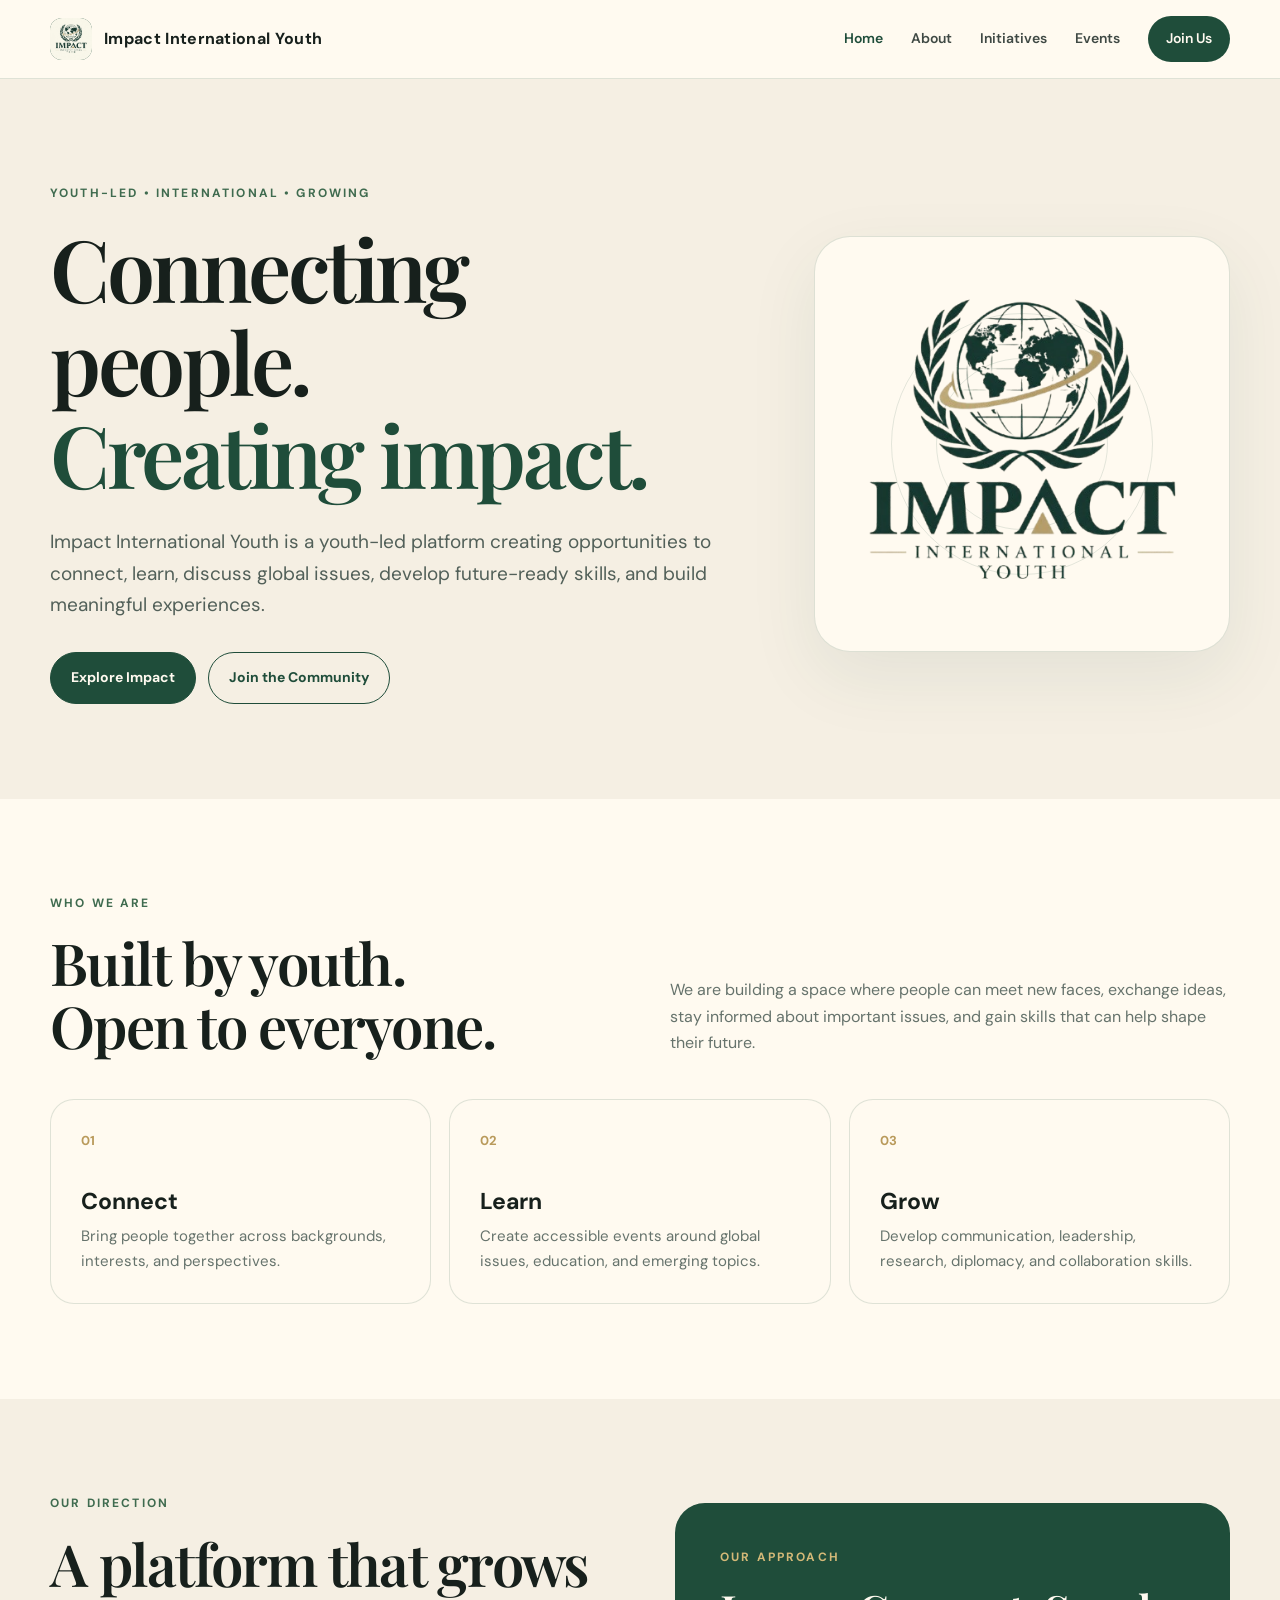
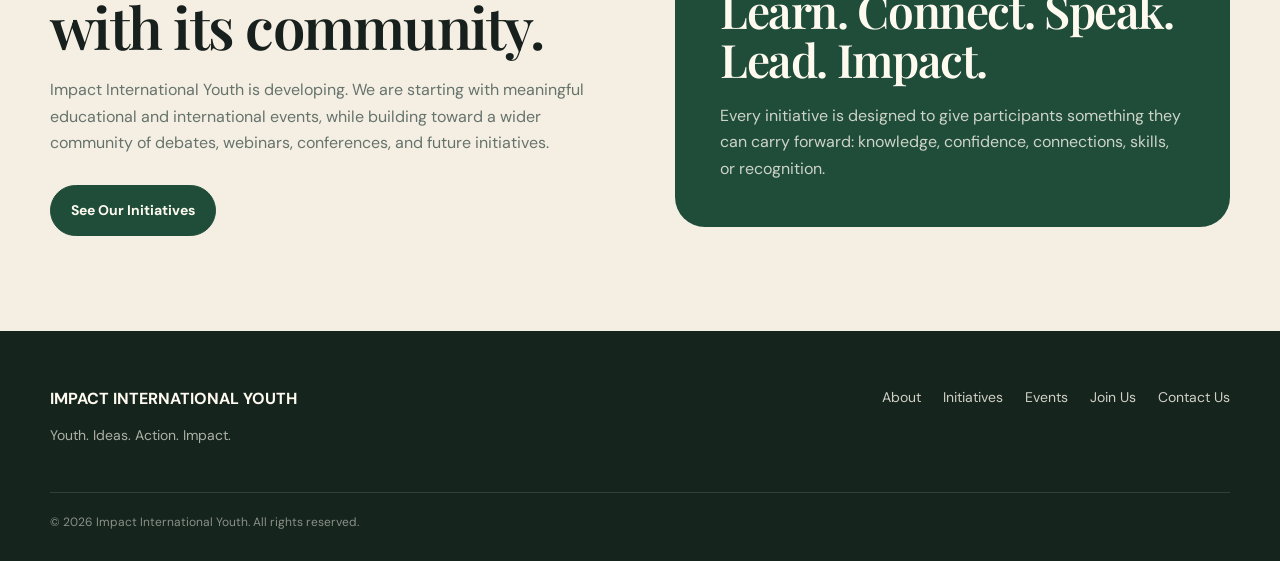
<file: index.html>
<!doctype html>
<html lang="en">
<head>
<meta charset="utf-8">
  <meta name="viewport" content="width=device-width,initial-scale=1">
<title>Impact International Youth. Ideas. Action. Impact.</title>
<meta name="description" content="Impact International Youth is a youth-led platform connecting people, ideas and opportunities.">
<link rel="stylesheet" href="css/style.css">
</head>
<body>
<header class="site-header"><div class="container nav">
<a class="brand" href="index.html">
  <span class="logo">
        <img src="assets/logo.png" alt="Impact International logo" onerror="this.style.display='none'">II</span>
  <span>Impact International Youth</span>
</a>
<button class="menu" aria-label="Open navigation">☰</button>
<nav class="nav-links">
  <a href="index.html">Home</a>
  <a href="about.html">About</a>
  <a href="initiatives.html">Initiatives</a>
  <a href="events.html">Events</a>
  <a class="nav-cta" href="join.html">Join Us</a>
</nav>
</div></header>
<main>
<section class="hero">
  <div class="container hero-grid">
    <div>
<div class="eyebrow">Youth-led • International • Growing</div>
<h1>Connecting people.<br><span>Creating impact.</span></h1>
<p class="lead">Impact International Youth is a youth-led platform creating opportunities to connect, learn, discuss global issues, develop future-ready skills, and build meaningful experiences.</p>
<div class="actions">
  <a class="btn btn-primary" href="about.html">Explore Impact</a>
  <a class="btn btn-secondary" href="join.html">Join the Community</a>
</div>
</div>
    <div class="hero-mark">
      <div class="mark-text"><img src="assets/logot.png" alt="Impact International logo" onerror="this.style.display='none'"></span></div>
    </div>
  </div>
</section>
<section class="section">
  <div class="container">
    <div class="section-head">
      <div>
        <div class="eyebrow">Who we are</div>
        <h2>Built by youth.<br>Open to everyone.</h2>
      </div>
      <p class="section-intro">We are building a space where people can meet new faces, exchange ideas, stay informed about important issues, and gain skills that can help shape their future.</p></div>
<div class="cards">
<article class="card">
  <div class="card-number">01</div>
  <h3>Connect</h3><p>Bring people together across backgrounds, interests, and perspectives.</p></article>
<article class="card">
  <div class="card-number">02</div><h3>Learn</h3><p>Create accessible events around global issues, education, and emerging topics.</p></article>
<article class="card">
  <div class="card-number">03</div><h3>Grow</h3><p>Develop communication, leadership, research, diplomacy, and collaboration skills.</p></article>
</div>
  </div>
</section>
<section class="section section-cream">
  <div class="container split">
    <div>
      <div class="eyebrow">Our direction</div><h2>A platform that grows with its community.</h2>
      <p class="section-intro" style="margin-top:20px">Impact International Youth is developing. We are starting with meaningful educational and international events, while building toward a wider community of debates, webinars, conferences, and future initiatives.</p>
      <a class="btn btn-primary" style="margin-top:28px" href="initiatives.html">See Our Initiatives</a>
    </div>
<div class="panel">
  <div class="eyebrow" style="color:#d4b978">Our approach</div><h2>Learn. Connect. Speak. Lead. Impact.</h2>
  <p>Every initiative is designed to give participants something they can carry forward: knowledge, confidence, connections, skills, or recognition.</p>
</div>
  </div>
</section>
</main>
<footer class="footer">
  <div class="container">
    <div class="footer-grid">
      <div><strong>IMPACT INTERNATIONAL YOUTH</strong>
        <p>Youth. Ideas. Action. Impact.</p>
      </div>
      <div class="footer-links">
        <a href="about.html">About</a>
        <a href="initiatives.html">Initiatives</a>
        <a href="events.html">Events</a>
        <a href="join.html">Join Us</a>
        <a href="mailto:YOUR-EMAIL-HERE">Contact Us</a>
      </div>
    </div>
    <div class="footer-bottom">© <span data-year></span> Impact International Youth. All rights reserved.</div>
  </div>
</footer>
<script src="js/script.js">
  
</script>
</body>
</html>
</file>
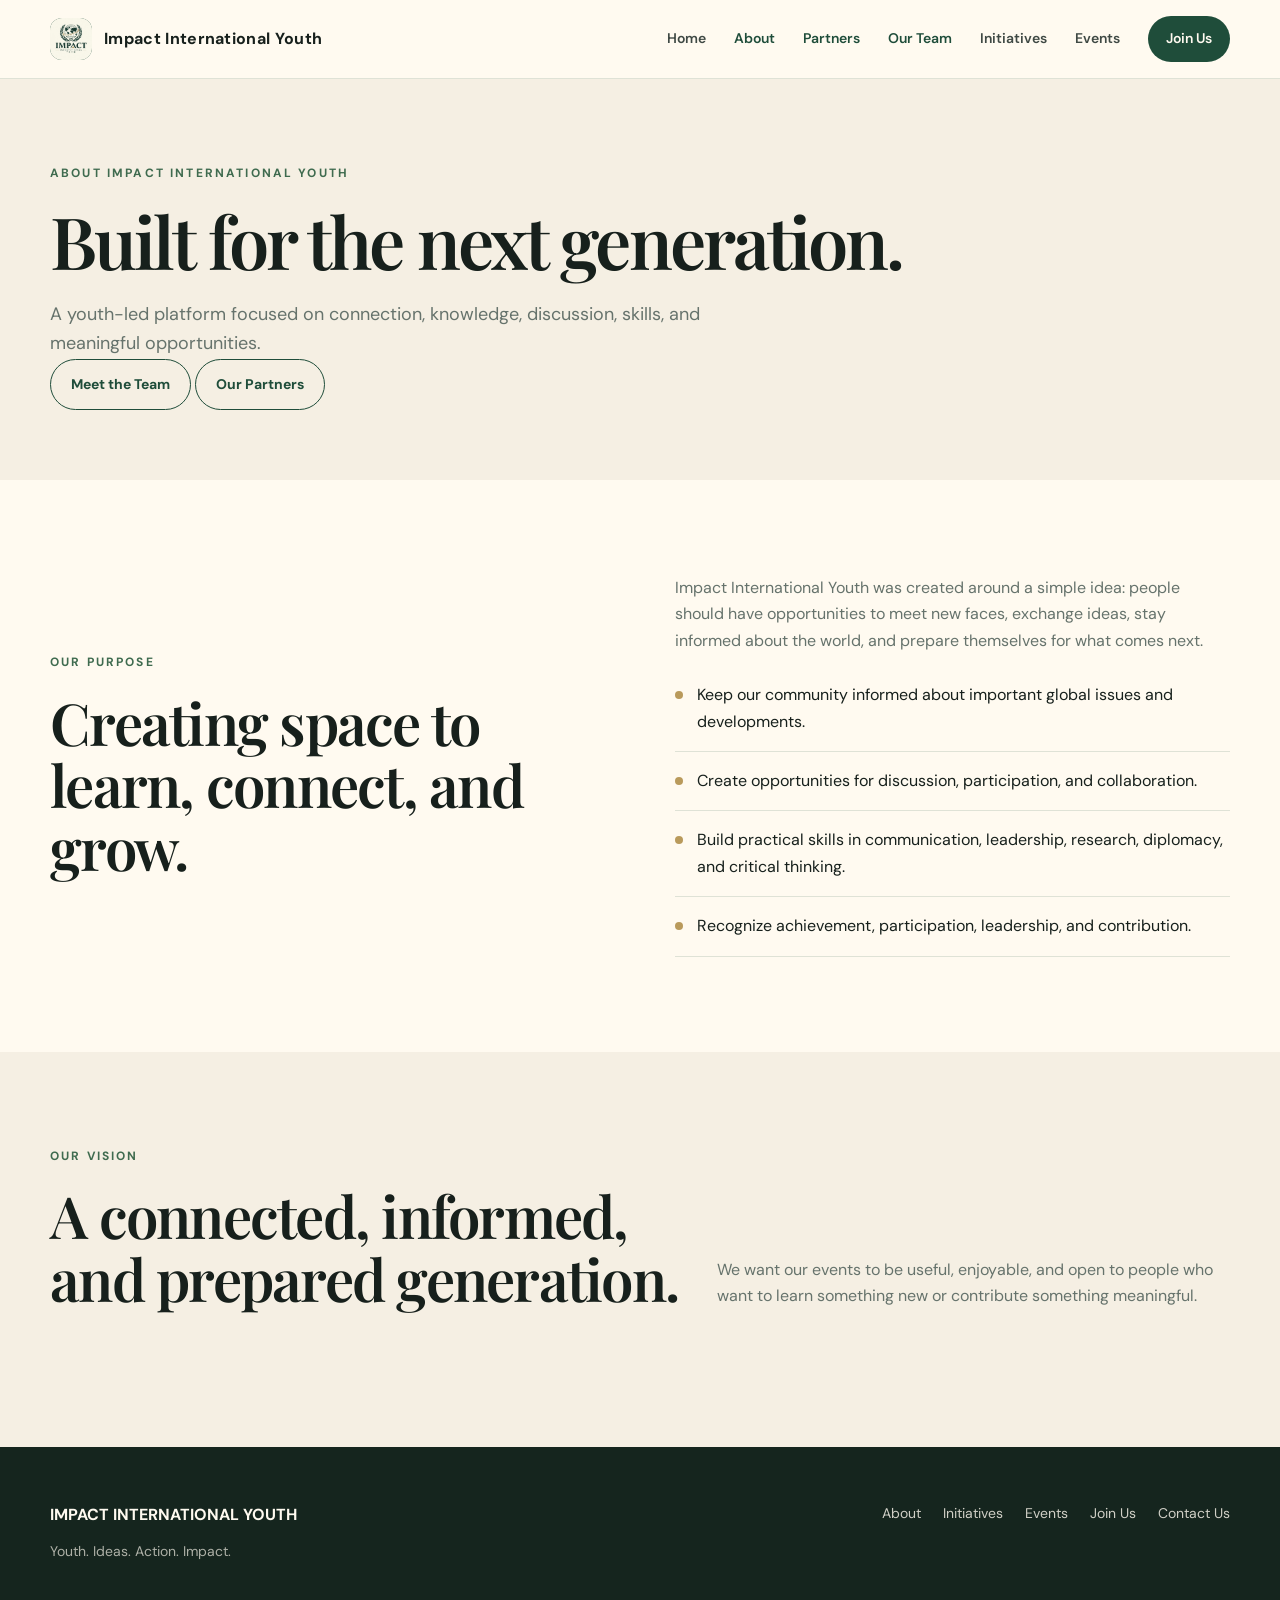
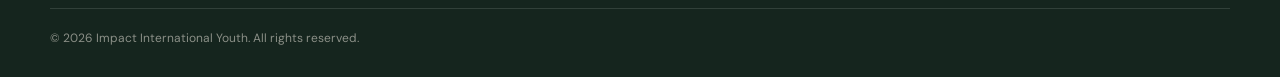
<file: about.html>
<!doctype html>
<html lang="en">
  <head>
    <meta charset="utf-8">
    <meta name="viewport" content="width=device-width,initial-scale=1">
    <title>About — Impact International Youth</title>
    <link rel="stylesheet" href="css/style.css">
  </head>
  <body>
<header class="site-header">
  <div class="container nav">
    <a class="brand" href="index.html">
      <span class="logo">
        <img src="assets/logo.png" alt="Logo" onerror="this.style.display='none'">II</span>
      <span>Impact International Youth</span>
    </a>
    <button class="menu">☰</button>
    <nav class="nav-links">
      <a href="index.html">Home</a>
      <a href="about.html">About</a>
      <a class="active" href="partners.html">Partners</a>
      <a class="active" href="team.html">Our Team</a>
      <a href="initiatives.html">Initiatives</a>
      <a href="events.html">Events</a>
      <a class="nav-cta" href="join.html">Join Us</a></nav>
  </div>
</header>
<section class="page-hero">
  <div class="container">
    <div class="eyebrow">About Impact International Youth</div>
    <h1>Built for the next generation.</h1>
    <p>A youth-led platform focused on connection, knowledge, discussion, skills, and meaningful opportunities.</p>
      <a class="btn btn-secondary" href="team.html">Meet the Team</a>    <a class="btn btn-secondary" href="partners.html">Our Partners</a>
  </div>
</section>
<section class="section">
  <div class="container split">
    <div><div class="eyebrow">Our purpose</div>
      <h2>Creating space to learn, connect, and grow.</h2>
    </div>
    <div>
      <p class="section-intro">Impact International Youth was created around a simple idea: people should have opportunities to meet new faces, exchange ideas, stay informed about the world, and prepare themselves for what comes next.</p>
      <div class="list">
        <div class="list-item">
          <span class="dot"></span>
          <span>Keep our community informed about important global issues and developments.</span>
        </div>
        <div class="list-item">
          <span class="dot"></span>
          <span>Create opportunities for discussion, participation, and collaboration.</span>
        </div>
        <div class="list-item"><span class="dot"></span>
          <span>Build practical skills in communication, leadership, research, diplomacy, and critical thinking.</span>
        </div>
        <div class="list-item">
          <span class="dot"></span>
          <span>Recognize achievement, participation, leadership, and contribution.</span>
        </div>
      </div></div>
  </div>
</section>
<section class="section section-cream">
  <div class="container">
    <div class="section-head"><div>
      <div class="eyebrow">Our vision</div>
      <h2>A connected, informed, and prepared generation.</h2>
    </div>
      <p class="section-intro">We want our events to be useful, enjoyable, and open to people who want to learn something new or contribute something meaningful.</p>
    </div>
  </div>
</section>
<footer class="footer">
  <div class="container">
    <div class="footer-grid">
      <div>
        <strong>IMPACT INTERNATIONAL YOUTH</strong>
        <p>Youth. Ideas. Action. Impact.</p>
      </div>
      <div class="footer-links">
        <a href="about.html">About</a>
        <a href="initiatives.html">Initiatives</a>
        <a href="events.html">Events</a>
        <a href="join.html">Join Us</a>
        <a href="mailto:YOUR-EMAIL-HERE">Contact Us</a>
      </div>
    </div>
    <div class="footer-bottom">© <span data-year></span> Impact International Youth. All rights reserved.</div>
  </div>
</footer>
    <script src="js/script.js"></script>
  </body>
</html>
</file>
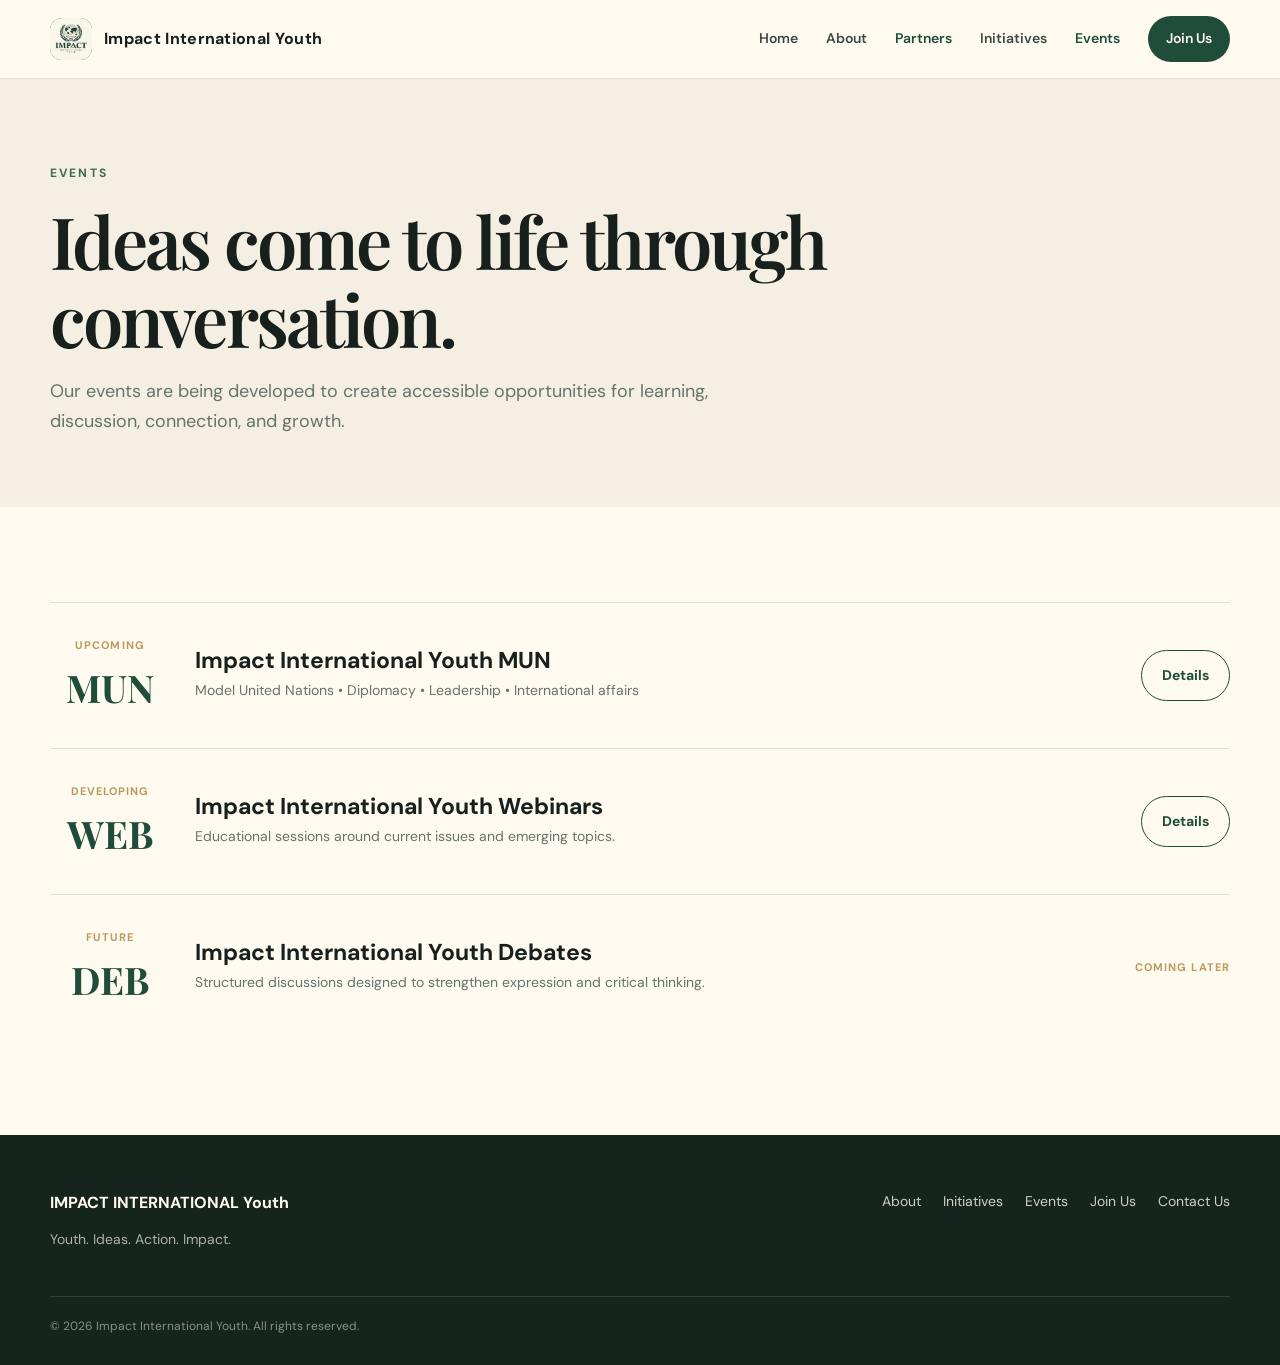
<file: events.html>
<!doctype html>
<html lang="en">
  <head>
    <meta charset="utf-8">
    <meta name="viewport" content="width=device-width,initial-scale=1">
    <title>Events — Impact International Youth</title>
    <link rel="stylesheet" href="css/style.css">
  </head>
  <body>
<header class="site-header">
  <div class="container nav">
    <a class="brand" href="index.html">
      <span class="logo">
        <img src="assets/logo.png" alt="Logo" onerror="this.style.display='none'">II</span>
      <span>Impact International Youth</span>
    </a>
    <button class="menu">☰</button>
    <nav class="nav-links">
      <a href="index.html">Home</a>
      <a href="about.html">About</a>
      <a class="active" href="partners.html">Partners</a>
      <a href="initiatives.html">Initiatives</a>
      <a href="events.html">Events</a>
      <a class="nav-cta" href="join.html">Join Us</a>
    </nav>
  </div>
</header>
<section class="page-hero">
  <div class="container">
    <div class="eyebrow">Events</div>
    <h1>Ideas come to life through conversation.</h1>
    <p>Our events are being developed to create accessible opportunities for learning, discussion, connection, and growth.</p>
  </div>
</section>
<section class="section">
  <div class="container">
    <div class="event-card">
      <div class="event-date">
        <span class="status">Upcoming</span>
        <strong>MUN</strong>
      </div>
      <div>
        <h3>Impact International Youth MUN</h3>
        <p>Model United Nations • Diplomacy • Leadership • International affairs</p>
      </div><a class="btn btn-secondary" href="https://iimun.mohammedlabeebbhuiyan.workers.dev/" target="_blank">Details</a>
    </div>
    <div class="event-card">
      <div class="event-date">
        <span class="status">Developing</span>
        <strong>WEB</strong>
      </div>
      <div>
        <h3>Impact International Youth Webinars</h3>
        <p>Educational sessions around current issues and emerging topics.</p>
      </div>
      <a class="btn btn-secondary" href="webinars.html">Details</a>
    </div>
    <div class="event-card">
      <div class="event-date">
        <span class="status">Future</span>
        <strong>DEB</strong>
      </div>
      <div>
        <h3>Impact International Youth Debates</h3>
        <p>Structured discussions designed to strengthen expression and critical thinking.</p>
      </div>
      <span class="status">Coming later</span>
    </div>
  </div>
</section>
<footer class="footer">
  <div class="container">
    <div class="footer-grid"><div>
      <strong>IMPACT INTERNATIONAL Youth</strong>
      <p>Youth. Ideas. Action. Impact.</p>
    </div>
      <div class="footer-links">
        <a href="about.html">About</a>
        <a href="initiatives.html">Initiatives</a>
        <a href="events.html">Events</a>
        <a href="join.html">Join Us</a>
        <a href="mailto:YOUR-EMAIL-HERE">Contact Us</a>
      </div>
    </div>
    <div class="footer-bottom">© <span data-year></span> Impact International Youth. All rights reserved.
    </div>
  </div>
</footer>
    <script src="js/script.js"></script>
  </body>
</html>
</file>
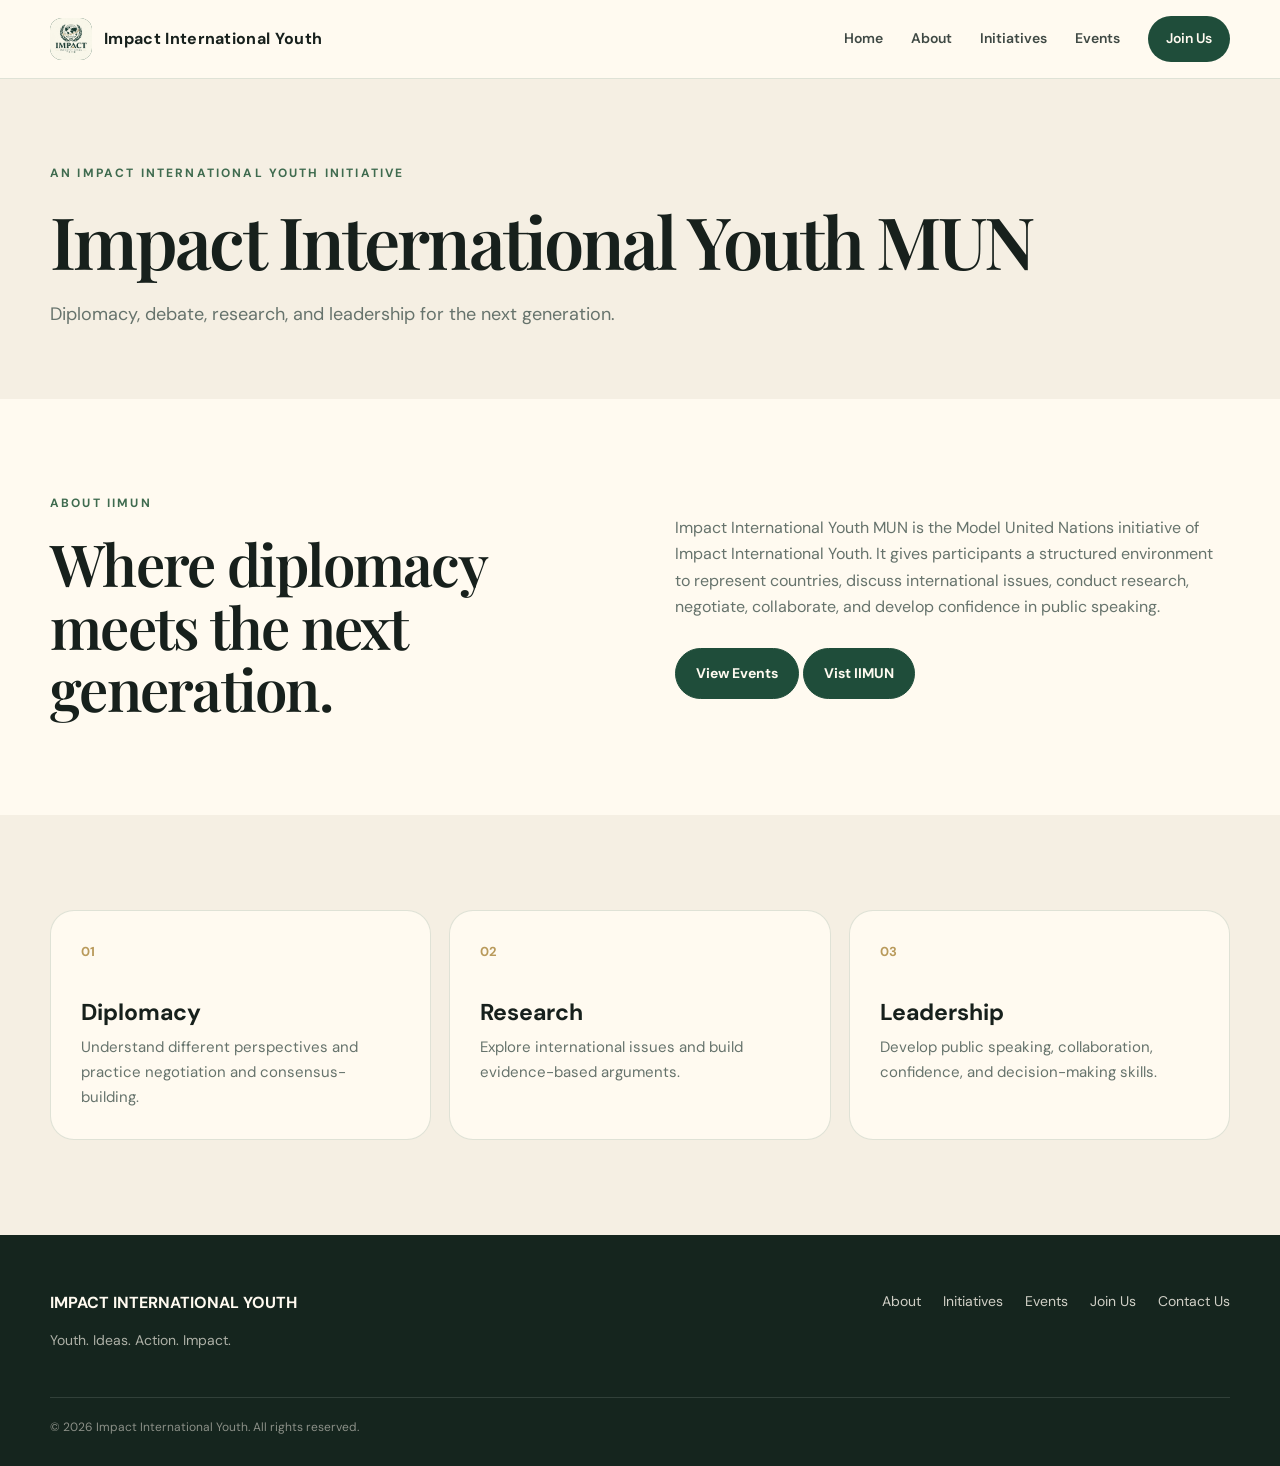
<file: iimun.html>
<!doctype html>
<html lang="en">
  <head>
    <meta charset="utf-8">
    <meta name="viewport" content="width=device-width,initial-scale=1">
    <title>Impact International Youth MUN — Impact International Youth</title>
    <link rel="stylesheet" href="css/style.css">
  </head>
  <body>
<header class="site-header">
  <div class="container nav">
    <a class="brand" href="index.html">
      <span class="logo">
        <img src="assets/logo.png" alt="Logo" onerror="this.style.display='none'">II</span>
      <span>Impact International Youth</span>
    </a><button class="menu">☰</button>
    <nav class="nav-links">
      <a href="index.html">Home</a>
      <a href="about.html">About</a>
      <a href="initiatives.html">Initiatives</a>
      <a href="events.html">Events</a>
      <a class="nav-cta" href="join.html">Join Us</a>
    </nav>
  </div>
</header>
<section class="page-hero">
  <div class="container">
    <div class="eyebrow">An Impact International Youth initiative</div>
    <h1>Impact International Youth MUN</h1>
    <p>Diplomacy, debate, research, and leadership for the next generation.</p>
  </div>
</section>
<section class="section">
  <div class="container split"><div>
    <div class="eyebrow">About IIMUN</div>
    <h2>Where diplomacy meets the next generation.</h2>
  </div>
    <div>
      <p class="section-intro">Impact International Youth MUN is the Model United Nations initiative of Impact International Youth. It gives participants a structured environment to represent countries, discuss international issues, conduct research, negotiate, collaborate, and develop confidence in public speaking.</p>
      <a class="btn btn-primary" style="margin-top:28px" href="events.html">View Events</a> <a class="btn btn-primary" style="margin-top:28px" href="https://iimun.mohammedlabeebbhuiyan.workers.dev/" target="_blank">Vist IIMUN</a>

    </div>
  </div>
</section>
<section class="section section-cream">
  <div class="container">
    <div class="cards">
      <article class="card">
        <div class="card-number">01</div>
        <h3>Diplomacy</h3>
        <p>Understand different perspectives and practice negotiation and consensus-building.</p>
      </article>
      <article class="card">
        <div class="card-number">02</div>
        <h3>Research</h3>
        <p>Explore international issues and build evidence-based arguments.</p>
      </article>
      <article class="card">
        <div class="card-number">03</div>
        <h3>Leadership</h3>
        <p>Develop public speaking, collaboration, confidence, and decision-making skills.</p>
      </article>
    </div>
  </div>
</section>
<footer class="footer">
  <div class="container">
    <div class="footer-grid">
      <div>
        <strong>IMPACT INTERNATIONAL YOUTH</strong>
        <p>Youth. Ideas. Action. Impact.</p>
      </div><div class="footer-links">
        <a href="about.html">About</a>
        <a href="initiatives.html">Initiatives</a>
        <a href="events.html">Events</a>
        <a href="join.html">Join Us</a>
        <a href="mailto:YOUR-EMAIL-HERE">Contact Us</a>
      </div>
    </div>
    <div class="footer-bottom">© <span data-year></span> Impact International Youth. All rights reserved.</div>
  </div>
</footer>
    <script src="js/script.js"></script>
  </body>
</html>
</file>
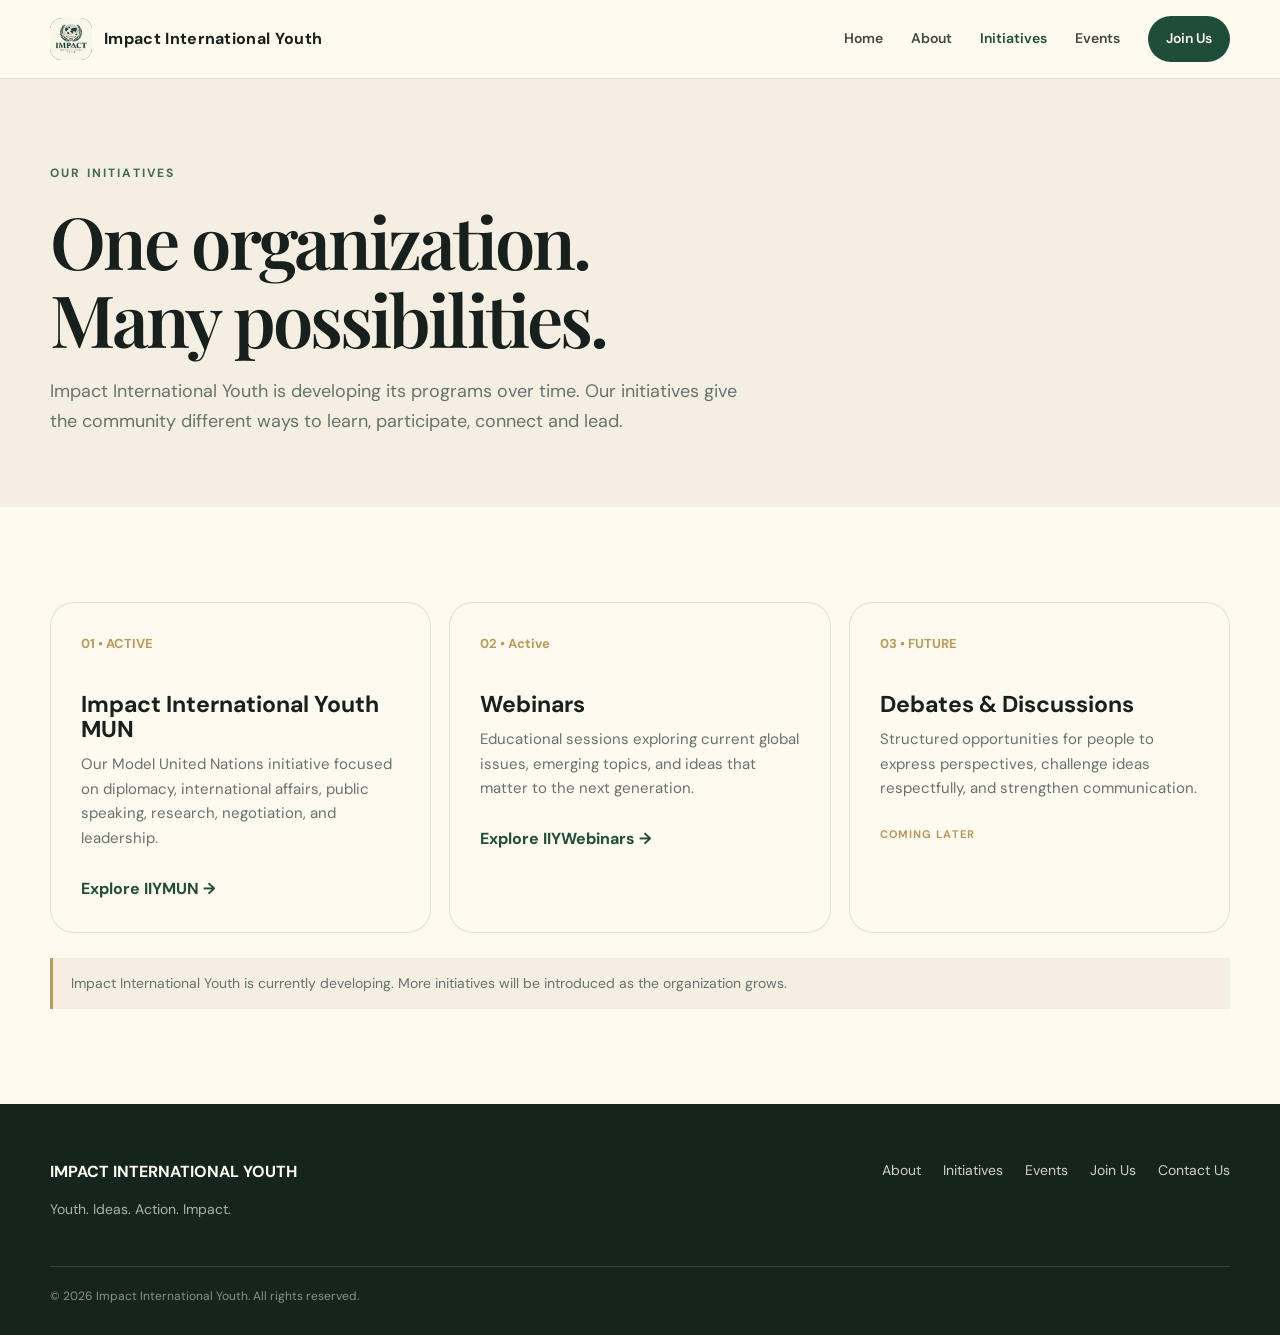
<file: initiatives.html>
<!doctype html>
<html lang="en">
  <head><meta charset="utf-8">
    <meta name="viewport" content="width=device-width,initial-scale=1">
    <title>Initiatives — Impact International Youth </title>
    <link rel="stylesheet" href="css/style.css">
  </head>
  <body>
<header class="site-header">
  <div class="container nav">
    <a class="brand" href="index.html">
      <span class="logo">
        <img src="assets/logo.png" alt="Logo" onerror="this.style.display='none'">II</span>
      <span>Impact International Youth</span>
    </a>
    <button class="menu">☰</button>
    <nav class="nav-links">
      <a href="index.html">Home</a>
      <a href="about.html">About</a>
      <a href="initiatives.html">Initiatives</a>
      <a href="events.html">Events</a>
      <a class="nav-cta" href="join.html">Join Us</a>
    </nav>
  </div>
</header>
<section class="page-hero">
  <div class="container">
    <div class="eyebrow">Our initiatives</div>
    <h1>One organization.<br>Many possibilities.</h1>
    <p>Impact International Youth is developing its programs over time. Our initiatives give the community different ways to learn, participate, connect and lead.</p></div></section>
<section class="section">
  <div class="container">
    <div class="cards">
<article class="card">
  <div class="card-number">01 • ACTIVE</div>
  <h3>Impact International Youth MUN</h3>
  <p>Our Model United Nations initiative focused on diplomacy, international affairs, public speaking, research, negotiation, and leadership.</p>
  <a class="link-arrow" style="color:var(--green)" href="https://iimun.mohammedlabeebbhuiyan.workers.dev/" target="_blank">Explore IIYMUN →</a></article>
<article class="card">
  <div class="card-number">02 • Active</div>
  <h3>Webinars</h3><p>Educational sessions exploring current global issues, emerging topics, and ideas that matter to the next generation.</p>
  <a class="link-arrow" style="color:var(--green)" href="webinars.html">Explore IIYWebinars →</a></article>
<article class="card">
  <div class="card-number">03 • FUTURE</div>
  <h3>Debates & Discussions</h3><p>Structured opportunities for people to express perspectives, challenge ideas respectfully, and strengthen communication.</p>
  <span class="status" style="display:block;margin-top:24px">Coming later</span></article>
</div>
    <div class="notice">Impact International Youth is currently developing. More initiatives will be introduced as the organization grows.</div></div></section>
<footer class="footer">
  <div class="container"><div class="footer-grid"><div><strong>IMPACT INTERNATIONAL YOUTH</strong><p>Youth. Ideas. Action. Impact.</p></div><div class="footer-links"><a href="about.html">About</a><a href="initiatives.html">Initiatives</a><a href="events.html">Events</a><a href="join.html">Join Us</a><a href="mailto:YOUR-EMAIL-HERE">Contact Us</a></div></div><div class="footer-bottom">© <span data-year></span> Impact International Youth. All rights reserved.</div></div></footer><script src="js/script.js"></script></body></html>
</file>
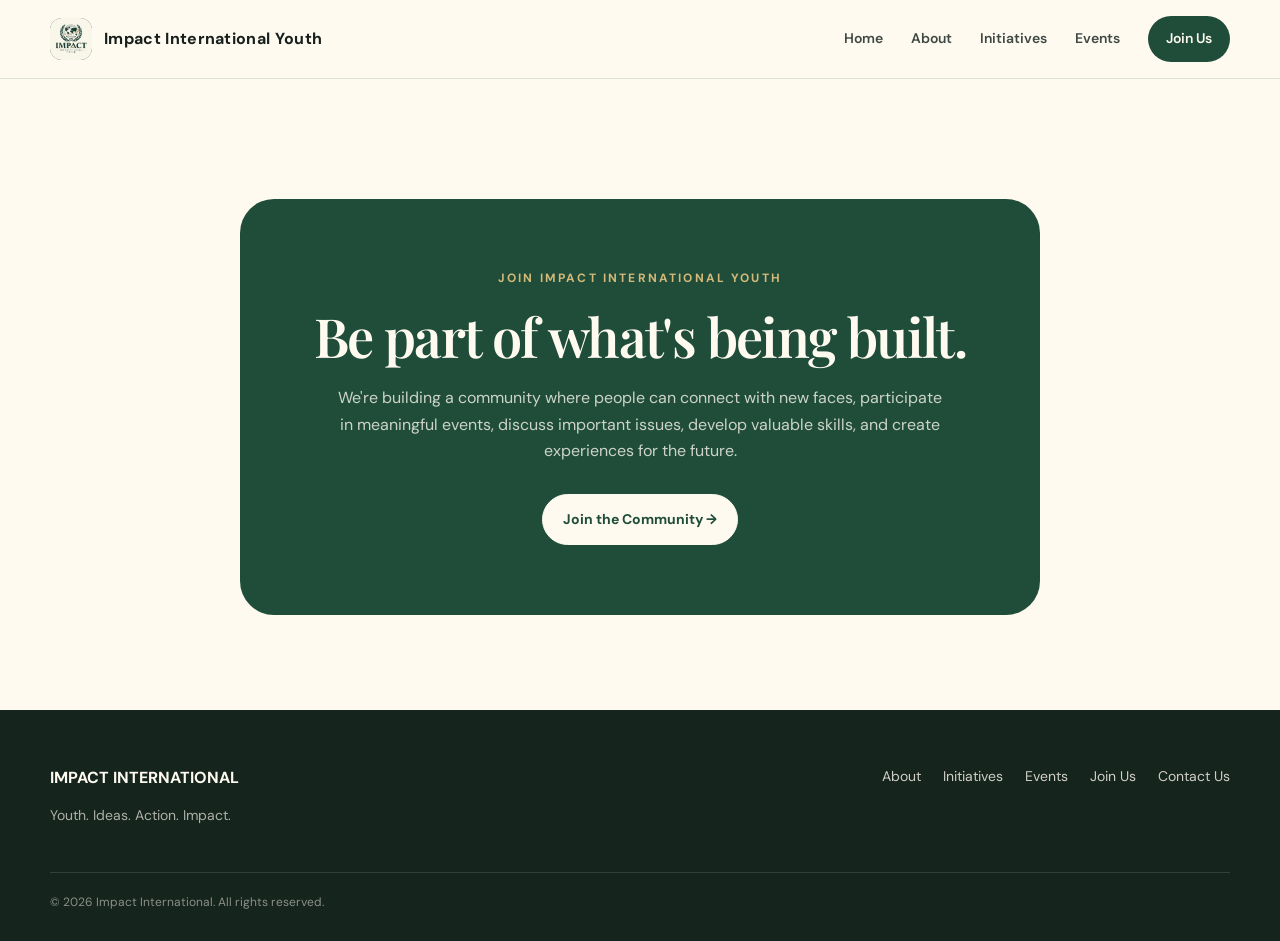
<file: join.html>
<!doctype html>
<html lang="en">
<head>
<meta charset="utf-8"><meta name="viewport" content="width=device-width,initial-scale=1">
<title>Join the Community — Impact International Youth</title>
<link rel="stylesheet" href="css/style.css">
</head>
<body>
<header class="site-header">
<div class="container nav">
<a class="brand" href="index.html">
<span class="logo"><img src="assets/logo.png" alt="Logo" onerror="this.style.display='none'">II</span>
<span>Impact International Youth</span></a>
<button class="menu">☰</button>
<nav class="nav-links">
<a href="index.html">Home</a>
<a href="about.html">About</a>
<a href="initiatives.html">Initiatives</a>
<a href="events.html">Events</a>
<a class="nav-cta" href="join.html">Join Us</a>
</nav>
</div>
</header>
<section class="section" style="padding-top:120px"><div class="container"><div class="join-box"><div class="eyebrow" style="color:#d4b978">Join Impact International Youth</div><h2>Be part of what's being built.</h2><p>We're building a community where people can connect with new faces, participate in meaningful events, discuss important issues, develop valuable skills, and create experiences for the future.</p><a class="btn" href="https://forms.gle/4TwahoknLGRS92NG6" target="_blank" rel="noopener">Join the Community →</a></div></div></section>
<footer class="footer"><div class="container"><div class="footer-grid"><div><strong>IMPACT INTERNATIONAL</strong><p>Youth. Ideas. Action. Impact.</p></div><div class="footer-links"><a href="about.html">About</a><a href="initiatives.html">Initiatives</a><a href="events.html">Events</a><a href="join.html">Join Us</a><a href="mailto:YOUR-EMAIL-HERE">Contact Us</a></div></div><div class="footer-bottom">© <span data-year></span> Impact International. All rights reserved.</div></div></footer><script src="js/script.js"></script></body></html>
</file>
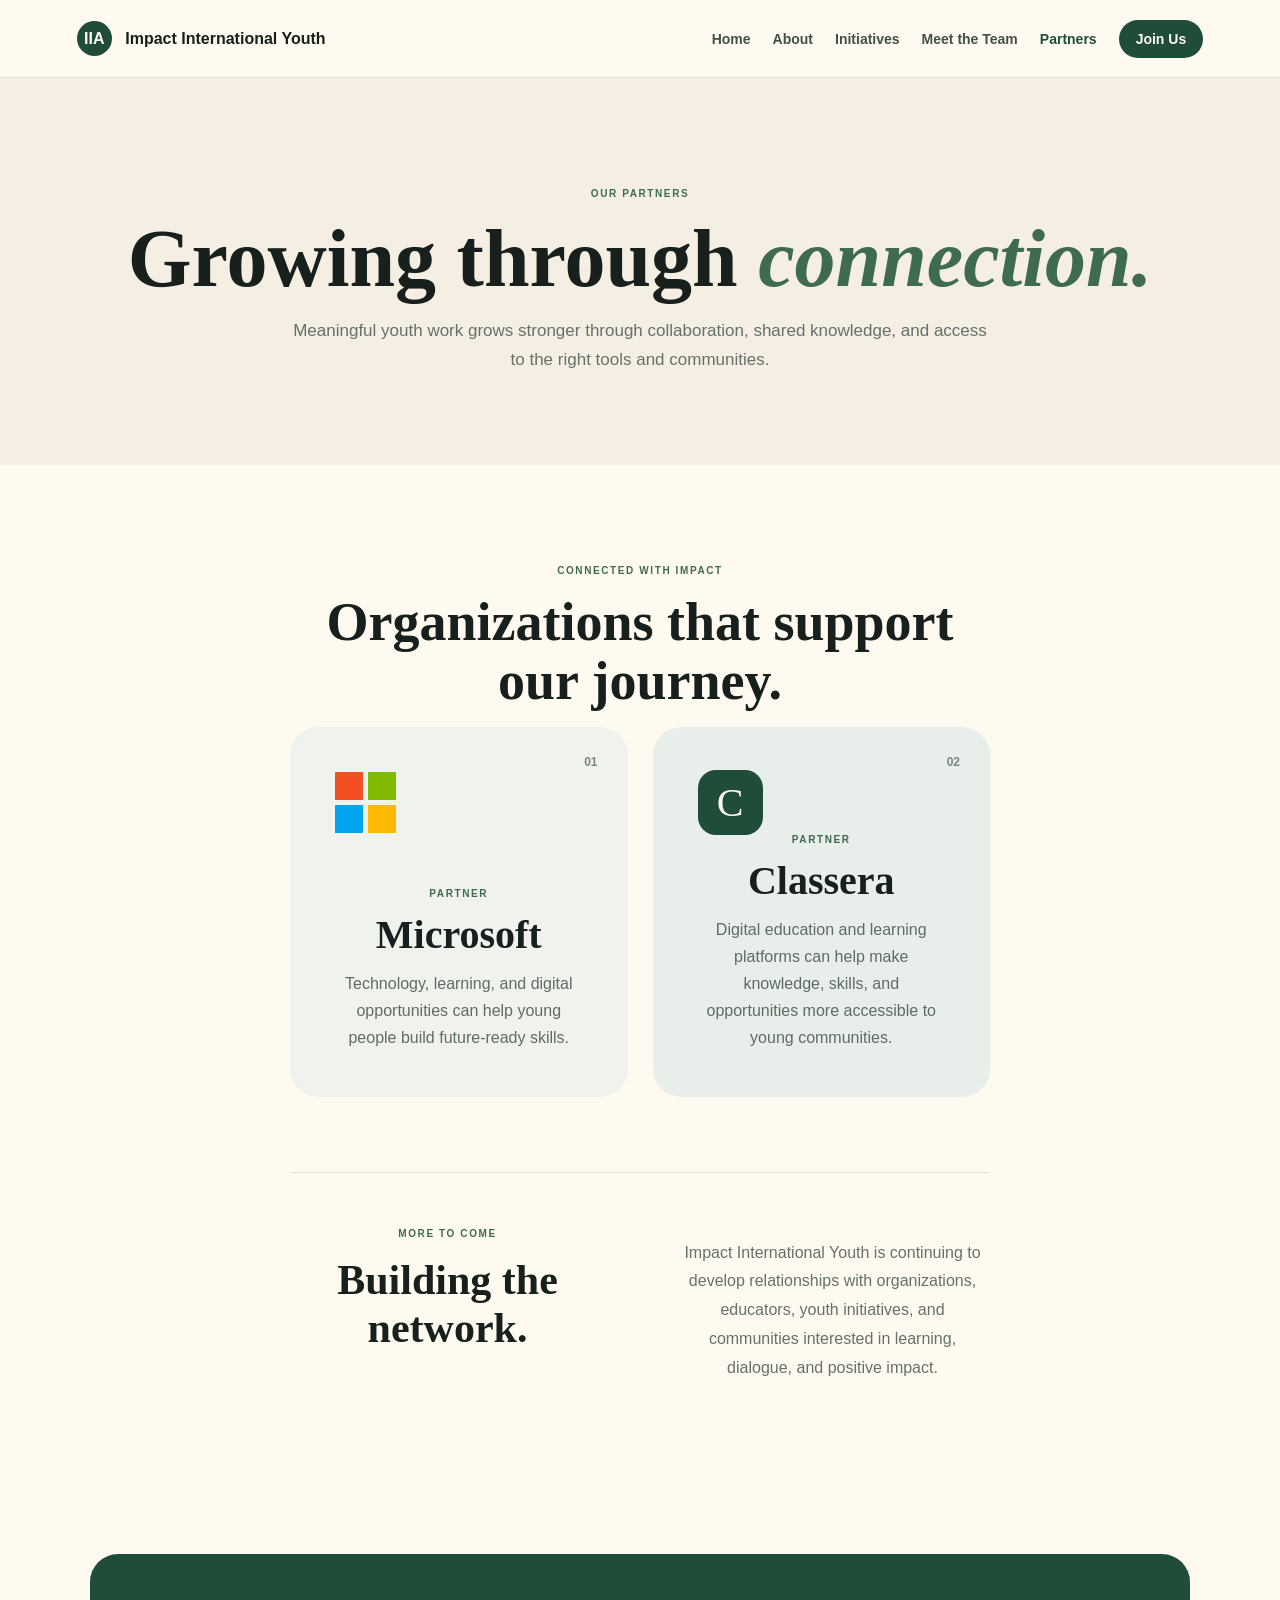
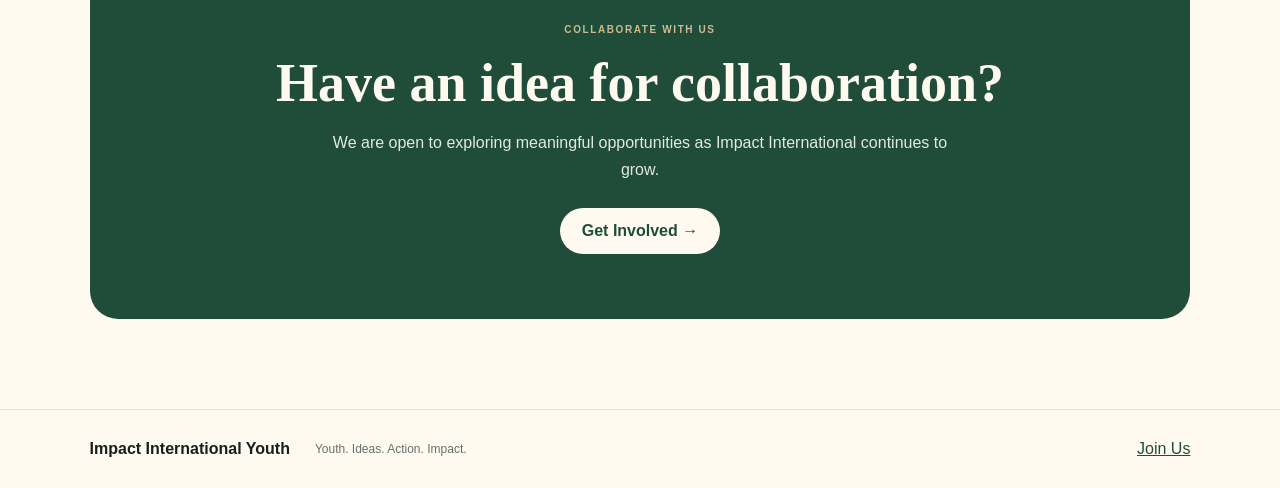
<file: partners.html>
<!doctype html>
<html lang="en">
  <head>
    <meta charset="utf-8">
    <meta name="viewport" content="width=device-width,initial-scale=1">
    <title>Partners — Impact International Youth</title>
    <link rel="stylesheet" href="css/partners.css">
  </head>
  <body>
<header>
  <a class="brand" href="index.html">
    <b>IIA</b> Impact International Youth</a>
  <button onclick="document.querySelector('nav').classList.toggle('open')">☰</button>
  <nav>
    <a href="index.html">Home</a>
    <a href="about.html">About</a>
    <a href="initiatives.html">Initiatives</a>
    <a href="team.html">Meet the Team</a>
    <a class="active" href="partners.html">Partners</a>
    <a class="join" href="join.html">Join Us</a>
  </nav>
</header>
<main>
  <section class="hero">
    <small>OUR PARTNERS</small>
    <h1>Growing through <i>connection.</i>
    </h1>
    <p>Meaningful youth work grows stronger through collaboration, shared knowledge, and access to the right tools and communities.</p>
  </section>
<section class="wrap"><div class="intro">
  <small>CONNECTED WITH IMPACT</small>
  <h2>Organizations that support our journey.</h2>
  
<div class="grid">
  <article>
    <div class="ms">
      <i></i><i></i><i></i><i></i>
    </div>
    <small>PARTNER</small>
    <h3>Microsoft</h3>
    <p>Technology, learning, and digital opportunities can help young people build future-ready skills.</p>
    <b class="num">01</b></article>
  
<article>
  <div class="cl">C</div>
  <small>PARTNER</small>
  <h3>Classera</h3>
  <p>Digital education and learning platforms can help make knowledge, skills, and opportunities more accessible to young communities.</p>
  <b class="num">02</b>
</article>
</div>
<div class="future">
  <div>
    <small>MORE TO COME</small>
    <h2>Building the network.</h2>
  </div>
  <p>Impact International Youth is continuing to develop relationships with organizations, educators, youth initiatives, and communities interested in learning, dialogue, and positive impact.</p>
</div>
</section>
<section class="cta">
  <small>COLLABORATE WITH US</small>
  <h2>Have an idea for collaboration?</h2>
  <p>We are open to exploring meaningful opportunities as Impact International continues to grow.</p>
  <a href="join.html">Get Involved →</a>
</section>
</main>
<footer><b>Impact International Youth</b>
  <span>Youth. Ideas. Action. Impact.</span>
  <a href="join.html">Join Us</a>
</footer>
    <script src="js/partners.js">
          </script>
  </body>
</html>
</file>
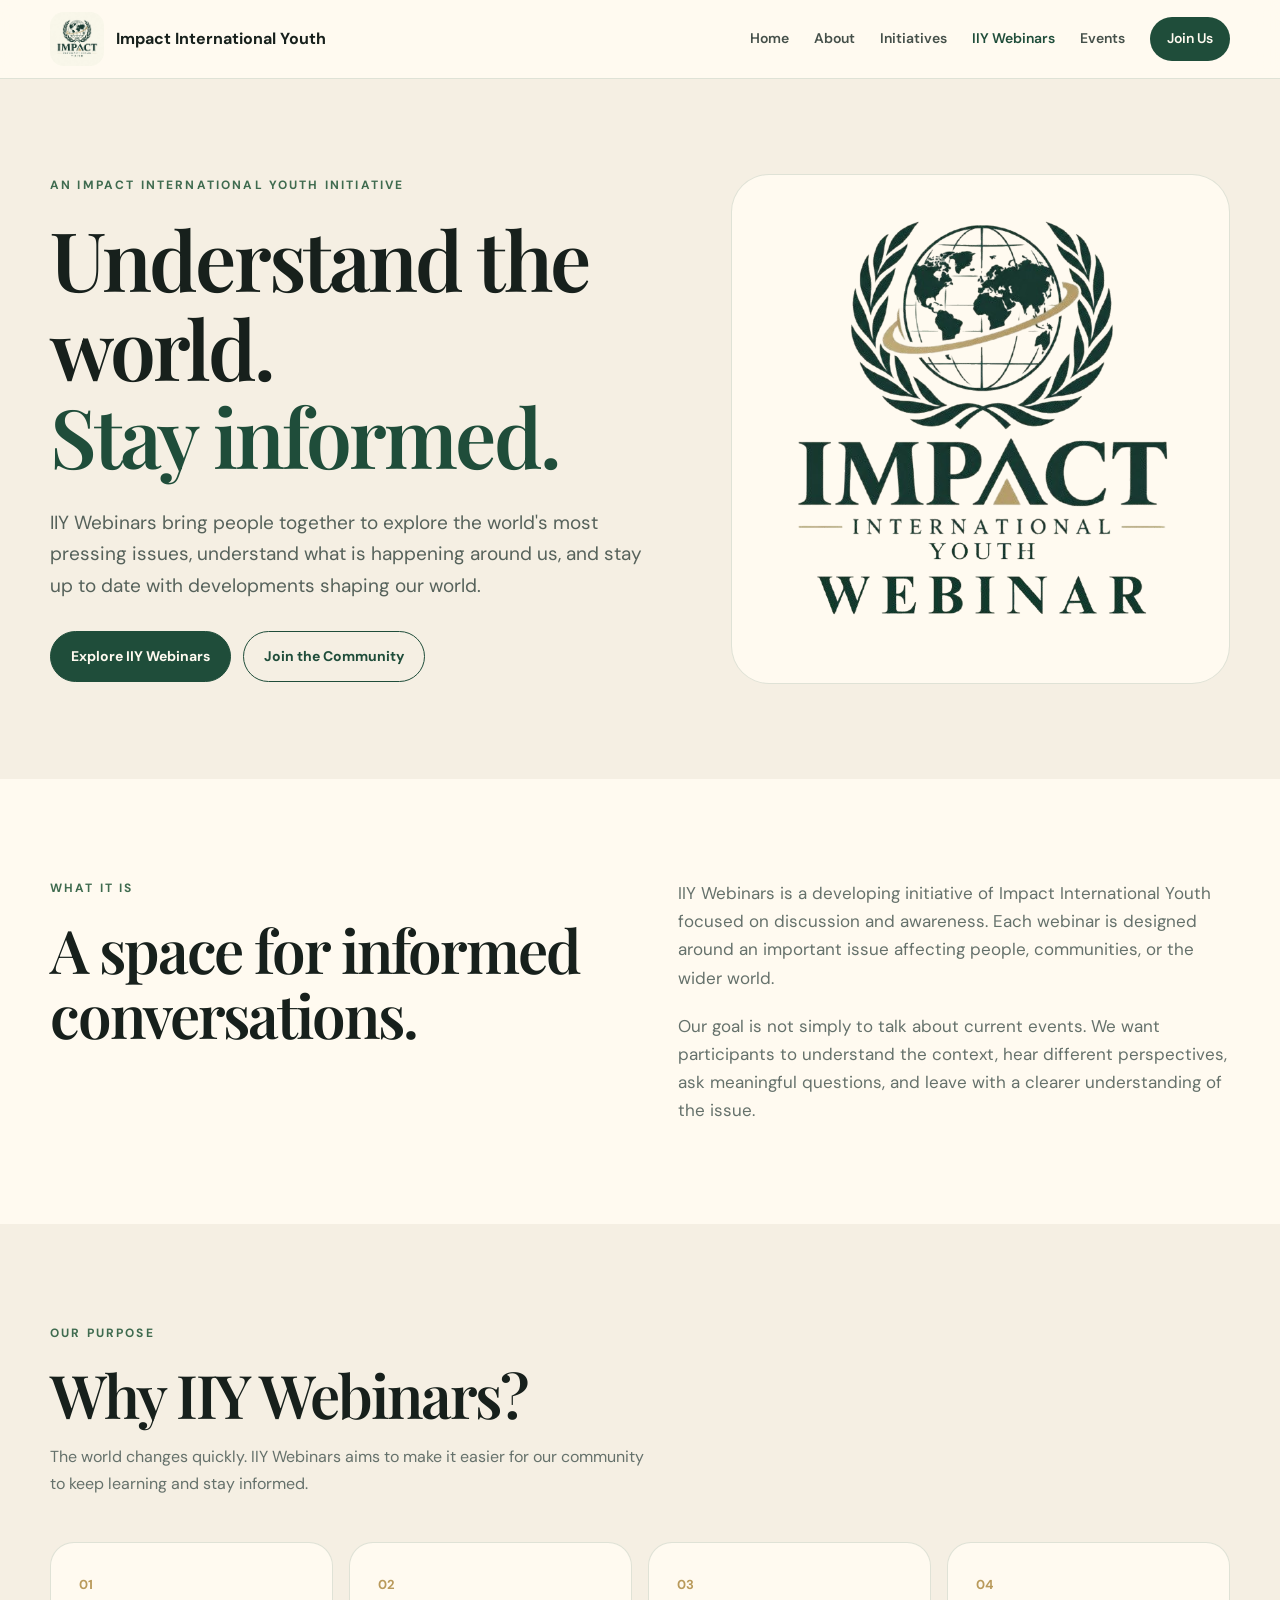
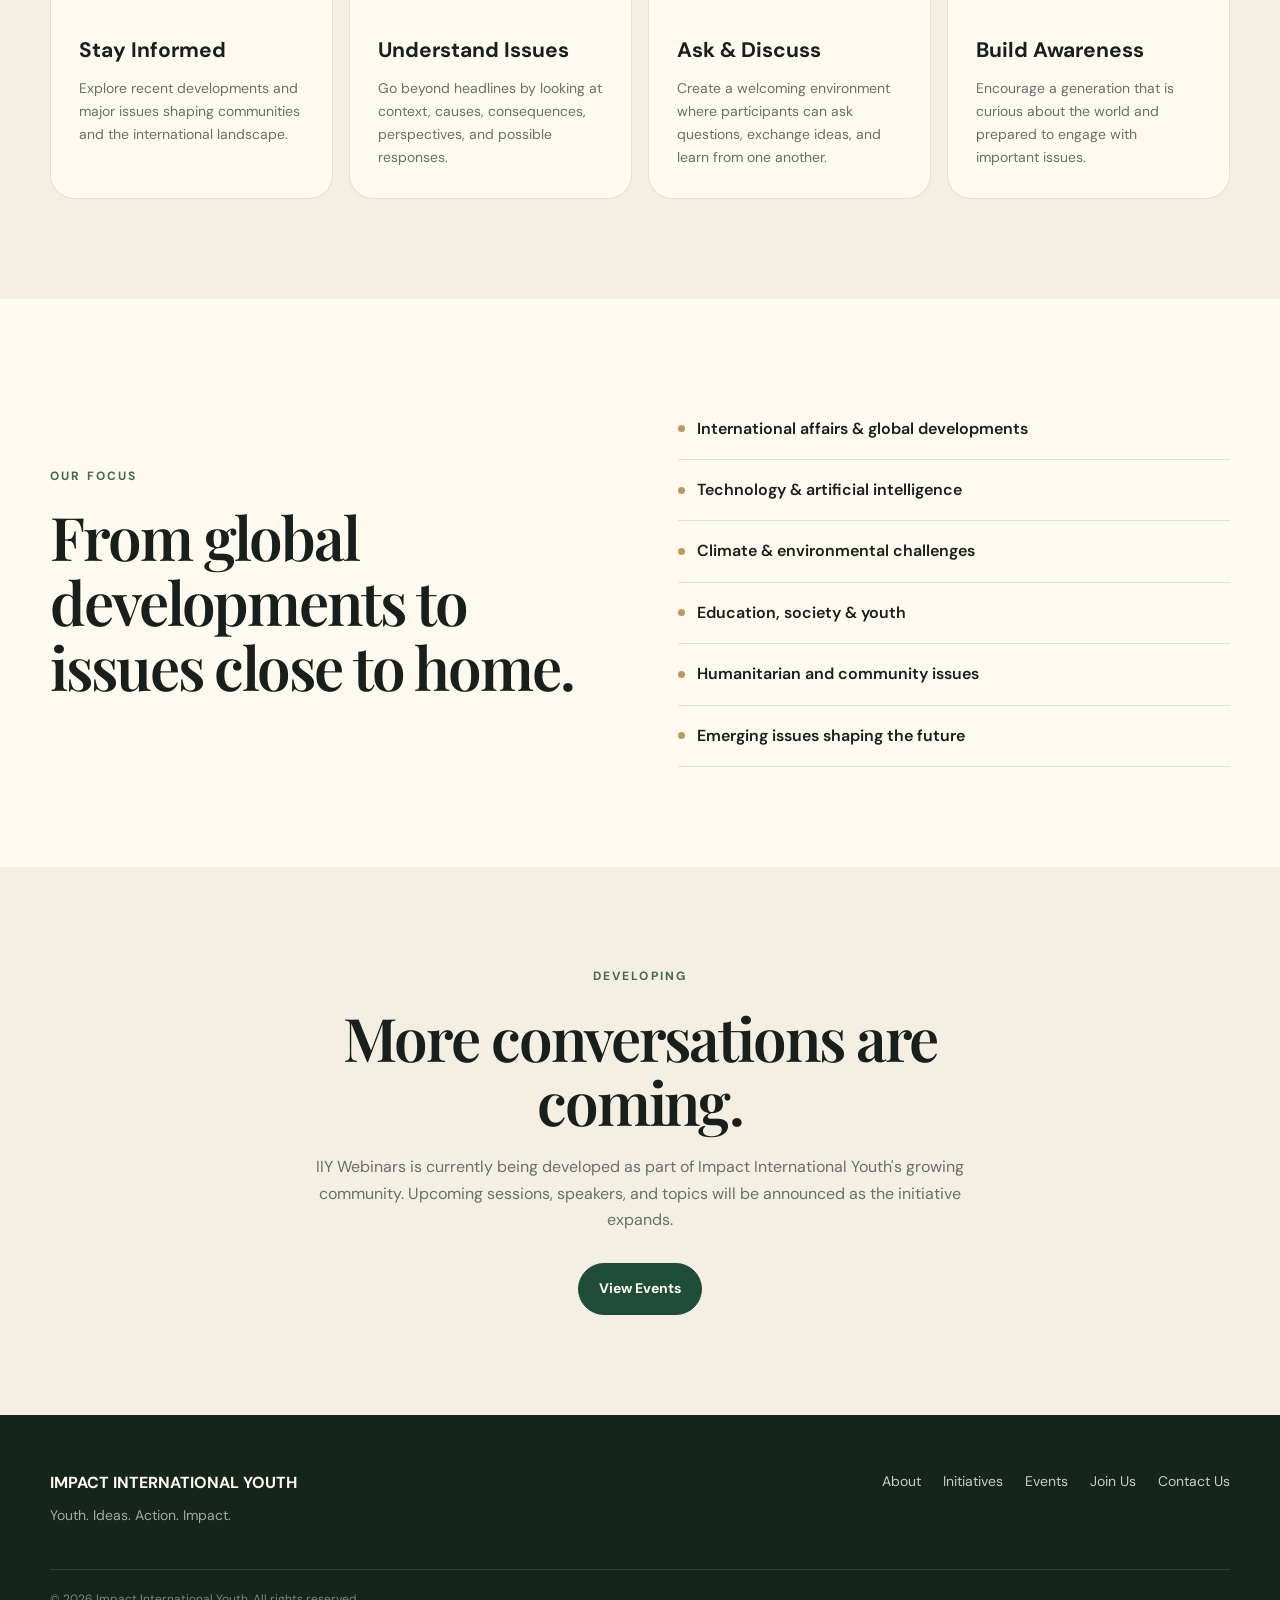
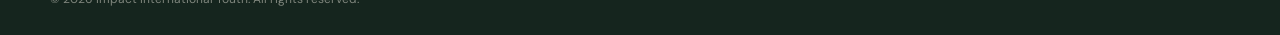
<file: webinars.html>
<!doctype html><html lang="en">
  <head>
    <meta charset="utf-8">
    <meta name="viewport" content="width=device-width,initial-scale=1">
    <title>IIY Webinars — Impact International Youth</title>
    <meta name="description" content="IIY Webinars brings people together to discuss the world's most pressing issues and stay informed.">
    <link rel="stylesheet" href="css/webinars.css">
  </head>
  <body>
<header class="site-header">
  <div class="nav">
    <a class="brand" href="index.html">
      <span class="logo"><img src="assets/logo.png" alt="Logo" onerror="this.style.display='none'"></span>
      <span>Impact International Youth</span>
    </a>
    <nav>
      <a href="index.html">Home</a>
      <a href="about.html">About</a>
      <a href="initiatives.html">Initiatives</a>
      <a class="active" href="webinars.html">IIY Webinars</a>
      <a href="events.html">Events</a>
      <a class="join" href="join.html">Join Us</a>
    </nav>
  </div>
</header>
<main>
<section class="hero">
  <div>
    <div class="eyebrow">AN IMPACT INTERNATIONAL YOUTH INITIATIVE</div>
    <h1>Understand the world.<br><span>Stay informed.</span>
    </h1><p>IIY Webinars bring people together to explore the world's most pressing issues, understand what is happening around us, and stay up to date with developments shaping our world.</p>
    <div class="buttons">
      <a class="button primary" href="#about">Explore IIY Webinars</a>
      <a class="button secondary" href="join.html">Join the Community</a>
    </div>
  </div>
  <div class="hero-card">
    <div class="mark-text"><img src="assets/logowt.png" alt="Impact International logo" onerror="this.style.display='none'"></span></div>

    </div>
  </div>
</section>
<section class="section" id="about">
  <div class="section-grid">
    <div>
      <div class="eyebrow">WHAT IT IS</div>
      <h2>A space for informed conversations.</h2>
    </div>
    <div class="copy">
      <p>IIY Webinars is a developing initiative of Impact International Youth focused on discussion and awareness. Each webinar is designed around an important issue affecting people, communities, or the wider world.</p>
      <p>Our goal is not simply to talk about current events. We want participants to understand the context, hear different perspectives, ask meaningful questions, and leave with a clearer understanding of the issue.</p>
    </div>
  </div>
</section>
<section class="section cream">
  <div class="heading">
    <div class="eyebrow">OUR PURPOSE</div>
    <h2>Why IIY Webinars?</h2>
    <p>The world changes quickly. IIY Webinars aims to make it easier for our community to keep learning and stay informed.</p>
  </div>
  <div class="cards">
    <article>
      <b>01</b><h3>Stay Informed</h3>
      <p>Explore recent developments and major issues shaping communities and the international landscape.</p>
    </article>
    <article>
      <b>02</b><h3>Understand Issues</h3><p>Go beyond headlines by looking at context, causes, consequences, perspectives, and possible responses.</p>
    </article>
    <article><b>03</b><h3>Ask & Discuss</h3><p>Create a welcoming environment where participants can ask questions, exchange ideas, and learn from one another.</p>
    </article>
    <article><b>04</b><h3>Build Awareness</h3><p>Encourage a generation that is curious about the world and prepared to engage with important issues.</p>
    </article>
  </div>
</section>
<section class="section">
  <div class="focus">
    <div><div class="eyebrow">OUR FOCUS</div>
      <h2>From global developments to issues close to home.</h2>
    </div>
    <div class="focus-list">
      <div>
        <i></i>International affairs & global developments
      </div>
      <div><i></i>
        Technology & artificial intelligence
      </div>
      <div>
        <i></i>Climate & environmental challenges
      </div>
      <div>
        <i></i>Education, society & youth
      </div>
      <div><i></i>Humanitarian and community issues
      </div>
      <div>
        <i></i>Emerging issues shaping the future
      </div>
    </div>
  </div>
</section>
<section class="section cream">
  <div class="upcoming">
    <div class="eyebrow">DEVELOPING</div>
    <h2>More conversations are coming.</h2>
    <p>IIY Webinars is currently being developed as part of Impact International Youth's growing community. Upcoming sessions, speakers, and topics will be announced as the initiative expands.
    </p>
    <a class="button primary" href="events.html">View Events</a>
  </div>
</section>
</main>
    <footer>
      <div class="footer-inner">
        <div><strong>IMPACT INTERNATIONAL YOUTH</strong><p>Youth. Ideas. Action. Impact.</p>
        </div>
        <div class="footer-links">
          <a href="about.html">About</a>
          <a href="initiatives.html">Initiatives</a>
          <a href="events.html">Events</a>
          <a href="join.html">Join Us</a>
          <a href="mailto:YOUR-EMAIL-HERE">Contact Us</a>
        </div>
      </div>
      <div class="copyright">© 2026 Impact International Youth. All rights reserved.</div>
    </footer>
  </body>
</html>
</file>
<file: css/style.css>
@import url('https://fonts.googleapis.com/css2?family=DM+Sans:wght@400;500;600;700&family=Playfair+Display:wght@500;600;700&display=swap');

:root{
  --green:#1f4d3a;
  --green-2:#3f6b4f;
  --cream:#f5efe3;
  --white:#fffaf0;
  --ink:#17201c;
  --muted:#66736c;
  --line:rgba(31,77,58,.14);
  --gold:#b99a5b;
  --max:1180px;
}
*{box-sizing:border-box;margin:0;padding:0}
html{scroll-behavior:smooth}
body{
  background:var(--white); color:var(--ink); font-family:"DM Sans",sans-serif;
  line-height:1.65;
}
a{color:inherit;text-decoration:none}
img{max-width:100%;display:block}
.container{width:min(var(--max),calc(100% - 40px));margin:auto}
.site-header{
  position:sticky;top:0;z-index:50;background:rgba(255,250,240,.92);
  backdrop-filter:blur(16px);border-bottom:1px solid var(--line)
}
.nav{height:78px;display:flex;align-items:center;justify-content:space-between;gap:30px}
.brand{display:flex;align-items:center;gap:12px;font-weight:700;letter-spacing:.02em}
.logo{
  width:42px;height:42px;border-radius:12px;background:var(--green);
  display:grid;place-items:center;color:var(--white);font-weight:700;font-size:14px;
  overflow:hidden
}
.logo img{width:100%;height:100%;object-fit:contain}
.nav-links{display:flex;align-items:center;gap:28px;font-size:14px;font-weight:600}
.nav-links a{color:#3f4944;transition:.2s}
.nav-links a:hover,.nav-links a.active{color:var(--green)}
.nav-cta{background:var(--green)!important;color:var(--white)!important;padding:11px 18px;border-radius:999px}
.menu{display:none;border:0;background:none;font-size:25px;color:var(--green)}
.hero{padding:105px 0 95px;background:var(--cream);overflow:hidden}
.hero-grid{display:grid;grid-template-columns:1.25fr .75fr;gap:70px;align-items:center}
.eyebrow{font-size:12px;font-weight:700;letter-spacing:.18em;text-transform:uppercase;color:var(--green-2);margin-bottom:18px}
h1,h2,h3{line-height:1.08}
h1{font-family:"Playfair Display",serif;font-size:clamp(48px,7vw,86px);font-weight:600;letter-spacing:-.04em}
.hero h1 span{color:var(--green)}
.lead{font-size:19px;max-width:680px;color:#526059;margin:26px 0 32px}
.actions{display:flex;gap:12px;flex-wrap:wrap}
.btn{display:inline-flex;align-items:center;justify-content:center;padding:13px 20px;border-radius:999px;font-weight:700;font-size:14px;border:1px solid var(--green)}
.btn-primary{background:var(--green);color:var(--white)}
.btn-secondary{color:var(--green);background:transparent}
.hero-mark{
  min-height:360px;border:1px solid rgba(31,77,58,.15);border-radius:36px;
  background:var(--white);display:flex;align-items:center;justify-content:center;
  position:relative;box-shadow:0 25px 70px rgba(31,77,58,.08)
}
.hero-mark:before,.hero-mark:after{
  content:"";position:absolute;border:1px solid rgba(31,77,58,.12);border-radius:50%
}
.hero-mark:before{width:260px;height:260px}
.hero-mark:after{width:170px;height:170px}
.mark-text{position:relative;z-index:1;text-align:center;color:var(--green);font-family:"Playfair Display",serif;font-size:46px}
.section{padding:95px 0}
.section-cream{background:var(--cream)}
.section-head{display:flex;justify-content:space-between;gap:30px;align-items:end;margin-bottom:42px}
.section h2{font-family:"Playfair Display",serif;font-size:clamp(38px,5vw,58px);font-weight:600;letter-spacing:-.03em}
.section-intro{max-width:560px;color:var(--muted)}
.cards{display:grid;grid-template-columns:repeat(3,1fr);gap:18px}
.card{
  padding:30px;border:1px solid var(--line);border-radius:24px;background:var(--white);
  transition:.25s
}
.card:hover{transform:translateY(-4px);box-shadow:0 18px 45px rgba(31,77,58,.08)}
.card-number{color:var(--gold);font-weight:700;font-size:13px;margin-bottom:38px}
.card h3{font-size:23px;margin-bottom:10px}
.card p{color:var(--muted);font-size:15px}
.split{display:grid;grid-template-columns:1fr 1fr;gap:70px;align-items:center}
.panel{padding:45px;border-radius:30px;background:var(--green);color:var(--white)}
.panel h2{font-family:"Playfair Display",serif;font-size:46px;margin-bottom:18px}
.panel p{color:rgba(255,250,240,.78)}
.link-arrow{display:inline-flex;margin-top:25px;color:var(--white);font-weight:700}
.list{display:grid;gap:16px;margin-top:28px}
.list-item{display:flex;gap:14px;padding-bottom:16px;border-bottom:1px solid var(--line)}
.dot{width:8px;height:8px;background:var(--gold);border-radius:50%;margin-top:9px;flex:none}
.page-hero{padding:85px 0 70px;background:var(--cream)}
.page-hero h1{font-size:clamp(48px,6vw,72px)}
.page-hero p{max-width:700px;margin-top:20px;color:var(--muted);font-size:18px}
.event-card{display:grid;grid-template-columns:120px 1fr auto;gap:25px;align-items:center;padding:28px 0;border-top:1px solid var(--line)}
.event-date{font-weight:700;color:var(--green);text-align:center}
.event-date strong{display:block;font-family:"Playfair Display",serif;font-size:38px}
.event-card h3{font-size:23px}
.event-card p{color:var(--muted);font-size:14px;margin-top:6px}
.status{font-size:11px;text-transform:uppercase;letter-spacing:.1em;font-weight:700;color:var(--gold)}
.join-box{max-width:800px;margin:auto;text-align:center;padding:70px 30px;border-radius:34px;background:var(--green);color:var(--white)}
.join-box h2{font-family:"Playfair Display",serif;font-size:54px}
.join-box p{max-width:620px;margin:20px auto 30px;color:rgba(255,250,240,.78)}
.join-box .btn{border-color:var(--white);background:var(--white);color:var(--green)}
.footer{padding:55px 0 28px;background:#15251e;color:var(--white)}
.footer-grid{display:flex;justify-content:space-between;gap:30px;padding-bottom:45px}
.footer p{color:rgba(255,250,240,.65);max-width:420px;margin-top:12px;font-size:14px}
.footer-links{display:flex;gap:22px;flex-wrap:wrap;font-size:14px;color:rgba(255,250,240,.8)}
.footer-bottom{border-top:1px solid rgba(255,255,255,.12);padding-top:20px;font-size:12px;color:rgba(255,250,240,.5)}
.notice{padding:14px 18px;border-left:3px solid var(--gold);background:var(--cream);color:var(--muted);font-size:14px;margin-top:25px}
@media(max-width:800px){
  .nav-links{display:none;position:absolute;top:78px;left:0;right:0;background:var(--white);padding:20px;flex-direction:column;align-items:stretch;border-bottom:1px solid var(--line)}
  .nav-links.open{display:flex}.menu{display:block}.hero-grid,.split{grid-template-columns:1fr}.hero{padding:75px 0}.hero-mark{min-height:260px}.cards{grid-template-columns:1fr}.section-head{display:block}.section-intro{margin-top:16px}.event-card{grid-template-columns:75px 1fr}.event-card .btn{grid-column:2}.footer-grid{display:block}.footer-links{margin-top:25px}
}
</file>
<file: css/partners.css>
*{box-sizing:border-box}body{margin:0;background:#fffaf0;color:#17201c;font-family:Arial,sans-serif}header{height:78px;padding:0 6%;display:flex;align-items:center;justify-content:space-between;border-bottom:1px solid #dfe4dd;position:sticky;top:0;background:#fffaf0ee;backdrop-filter:blur(12px);z-index:5}.brand{color:#17201c;text-decoration:none;font-weight:700}.brand b{display:inline-grid;place-items:center;width:35px;height:35px;border-radius:50%;background:#1f4d3a;color:#fffaf0;margin-right:9px}nav{display:flex;gap:22px;align-items:center}nav a{color:#435049;text-decoration:none;font-size:14px;font-weight:600}.active{color:#1f4d3a!important}.join{background:#1f4d3a;color:#fffaf0!important;padding:11px 17px;border-radius:99px}button{display:none;background:none;border:0;font-size:24px;color:#1f4d3a}.hero{text-align:center;padding:105px 7% 90px;background:#f5efe3}.hero small,.wrap small,.cta small{letter-spacing:.16em;font-size:10px;font-weight:700;color:#3f6b4f}.hero h1{font:600 clamp(50px,7vw,82px)/1.05 Georgia,serif;margin:15px 0}.hero h1 i{color:#3f6b4f}.hero>p{max-width:700px;margin:auto;color:#65716b;line-height:1.7;font-size:17px}.wrap{max-width:1100px;margin:auto;padding:95px 7%}.intro{text-align:center;max-width:700px;margin:auto auto 60px}.intro h2{font:600 clamp(36px,5vw,54px)/1.1 Georgia,serif;margin:15px 0}.intro p{color:#65716b;line-height:1.75}.grid{display:grid;grid-template-columns:1fr 1fr;gap:25px}.grid article{min-height:370px;padding:45px;border-radius:28px;position:relative;background:#f0f3ed;display:flex;flex-direction:column;justify-content:flex-end}.grid article:nth-child(2){background:#e8eee9}.ms{position:absolute;top:45px;left:45px;display:grid;grid-template-columns:28px 28px;gap:5px}.ms i{width:28px;height:28px}.ms i:nth-child(1){background:#f25022}.ms i:nth-child(2){background:#7fba00}.ms i:nth-child(3){background:#00a4ef}.ms i:nth-child(4){background:#ffb900}.cl{position:absolute;top:43px;left:45px;width:65px;height:65px;border-radius:18px;background:#1f4d3a;color:#fffaf0;display:grid;place-items:center;font:40px Georgia,serif}.grid article h3{font:600 40px Georgia,serif;margin:12px 0}.grid article p{max-width:430px;color:#5f6b64;line-height:1.7;margin:0}.num{position:absolute;right:30px;top:28px;color:#7c887f;font-size:12px}.future{margin-top:75px;padding-top:50px;border-top:1px solid #dfe4dd;display:grid;grid-template-columns:1fr 1fr;gap:70px}.future h2{font:600 42px Georgia,serif;margin:15px 0}.future p{color:#65716b;line-height:1.8}.cta{margin:0 7% 90px;padding:65px 8%;text-align:center;background:#1f4d3a;color:#fffaf0;border-radius:28px}.cta small{color:#cdbb8d}.cta h2{font:600 clamp(36px,5vw,54px) Georgia,serif;margin:15px 0}.cta p{max-width:620px;margin:0 auto 25px;color:#e2e9e4;line-height:1.7}.cta a{display:inline-block;background:#fffaf0;color:#1f4d3a;padding:14px 22px;border-radius:99px;text-decoration:none;font-weight:700}footer{padding:30px 7%;border-top:1px solid #dfe4dd;display:flex;gap:25px;align-items:center}footer span{color:#65716b;font-size:12px}footer a{margin-left:auto;color:#1f4d3a}@media(max-width:800px){button{display:block}nav{display:none;position:absolute;top:78px;left:0;right:0;padding:25px 7%;background:#fffaf0;flex-direction:column;align-items:flex-start}nav.open{display:flex}.grid,.future{grid-template-columns:1fr}}@media(max-width:520px){.grid article{min-height:330px;padding:32px}.ms,.cl{left:32px}.future{gap:20px}footer{flex-wrap:wrap}footer a{margin-left:0;width:100%}}
</file>
<file: css/webinars.css>
@import url('https://fonts.googleapis.com/css2?family=DM+Sans:wght@400;500;600;700&family=Playfair+Display:wght@500;600;700&display=swap');
:root{--green:#1f4d3a;--light:#3f6b4f;--cream:#f5efe3;--white:#fffaf0;--ink:#17201c;--muted:#65716b;--line:rgba(31,77,58,.14);--gold:#b99a5b}*{box-sizing:border-box;margin:0;padding:0}body{background:var(--white);color:var(--ink);font-family:"DM Sans",sans-serif;line-height:1.65}a{color:inherit;text-decoration:none}.site-header{position:sticky;top:0;z-index:20;background:rgba(255,250,240,.94);backdrop-filter:blur(14px);border-bottom:1px solid var(--line)}.nav{width:min(1180px,calc(100% - 40px));min-height:78px;margin:auto;display:flex;align-items:center;justify-content:space-between;gap:25px}.brand{display:flex;align-items:center;gap:12px;font-weight:700}.logo{width:42px;height:42px;display:grid;place-items:center;border-radius:12px;background:var(--green);color:var(--white);font-weight:700}nav{display:flex;align-items:center;gap:25px;font-size:14px;font-weight:600}nav a{color:#45504a}nav a:hover,nav a.active{color:var(--green)}nav .join{background:var(--green);color:var(--white);padding:10px 17px;border-radius:999px}.hero{min-height:680px;padding:95px max(20px,calc((100% - 1180px)/2));background:var(--cream);display:grid;grid-template-columns:1.1fr .9fr;align-items:center;gap:70px}.eyebrow{color:var(--light);font-size:12px;font-weight:700;letter-spacing:.18em;margin-bottom:18px}h1,h2{font-family:"Playfair Display",serif;line-height:1.08;letter-spacing:-.035em}h1{font-size:clamp(48px,6.5vw,82px);font-weight:600}h1 span{color:var(--green)}.hero p{max-width:650px;margin:27px 0 30px;font-size:19px;color:#56625b}.buttons{display:flex;gap:12px;flex-wrap:wrap}.button{display:inline-flex;padding:13px 20px;border-radius:999px;font-weight:700;font-size:14px;border:1px solid var(--green)}.primary{background:var(--green);color:var(--white)}.secondary{color:var(--green)}.hero-card{min-height:390px;border:1px solid var(--line);border-radius:38px;background:var(--white);position:relative;overflow:hidden;display:grid;place-items:center}.orbit{position:absolute;border:1px solid rgba(31,77,58,.14);border-radius:50%}.one{width:360px;height:360px}.two{width:270px;height:270px}.three{width:180px;height:180px}.hero-text{position:relative;z-index:2;text-align:center;color:var(--green)}.hero-text small{display:block;font-size:13px;letter-spacing:.2em}.hero-text strong{display:block;font-family:"Playfair Display",serif;font-size:55px}.hero-text span{display:block;margin-top:8px;font-size:12px;color:var(--muted)}.section{padding:100px max(20px,calc((100% - 1180px)/2))}.cream{background:var(--cream)}.section-grid,.focus{display:grid;grid-template-columns:1fr 1fr;gap:75px;align-items:start}h2{font-size:clamp(40px,5vw,60px);font-weight:600}.copy{color:var(--muted);font-size:17px}.copy p+p{margin-top:20px}.heading{max-width:720px;margin-bottom:45px}.heading p{color:var(--muted);margin-top:18px;max-width:600px}.cards{display:grid;grid-template-columns:repeat(4,1fr);gap:16px}.cards article{padding:28px;background:var(--white);border:1px solid var(--line);border-radius:24px}.cards b{color:var(--gold);font-size:13px}.cards h3{margin:35px 0 10px;font-size:21px}.cards p{color:var(--muted);font-size:14px}.focus{align-items:center}.focus-list{display:grid}.focus-list div{padding:17px 0;border-bottom:1px solid var(--line);display:flex;align-items:center;gap:12px;font-weight:600}.focus-list i{width:7px;height:7px;border-radius:50%;background:var(--gold);flex:none}.upcoming{max-width:760px;margin:auto;text-align:center}.upcoming p{max-width:650px;margin:20px auto 30px;color:var(--muted)}footer{background:#15251e;color:var(--white);padding:55px max(20px,calc((100% - 1180px)/2)) 25px}.footer-inner{display:flex;justify-content:space-between;gap:30px;padding-bottom:42px}footer p{color:rgba(255,250,240,.62);margin-top:8px;font-size:14px}.footer-links{display:flex;gap:22px;flex-wrap:wrap;color:rgba(255,250,240,.78);font-size:14px}.copyright{border-top:1px solid rgba(255,255,255,.12);padding-top:20px;color:rgba(255,250,240,.45);font-size:12px}@media(max-width:850px){nav{gap:13px;flex-wrap:wrap;justify-content:flex-end}.hero,.section-grid,.focus{grid-template-columns:1fr}.hero{padding-top:70px;padding-bottom:70px;gap:45px}.hero-card{min-height:300px}.cards{grid-template-columns:1fr 1fr}}@media(max-width:560px){nav{font-size:12px}nav a:nth-child(3),nav a:nth-child(4){display:none}.cards{grid-template-columns:1fr}.hero-text strong{font-size:43px}.footer-inner{display:block}.footer-links{margin-top:25px}}

.logo {
  width: 54px;   /* Increased from 42px */
  height: 54px;  /* Increased from 42px */
  border-radius: 14px;
  background: var(--green);
  display: grid;
  place-items: center;
  color: var(--white);
  font-weight: 700;
  font-size: 16px;
  overflow: hidden;
}

.logo img {
  width: 100%;
  height: 100%;
  object-fit: cover; /* Optional: Use 'cover' instead of 'contain' if you want the image to fill edge-to-edge without padding */
}
</file>
